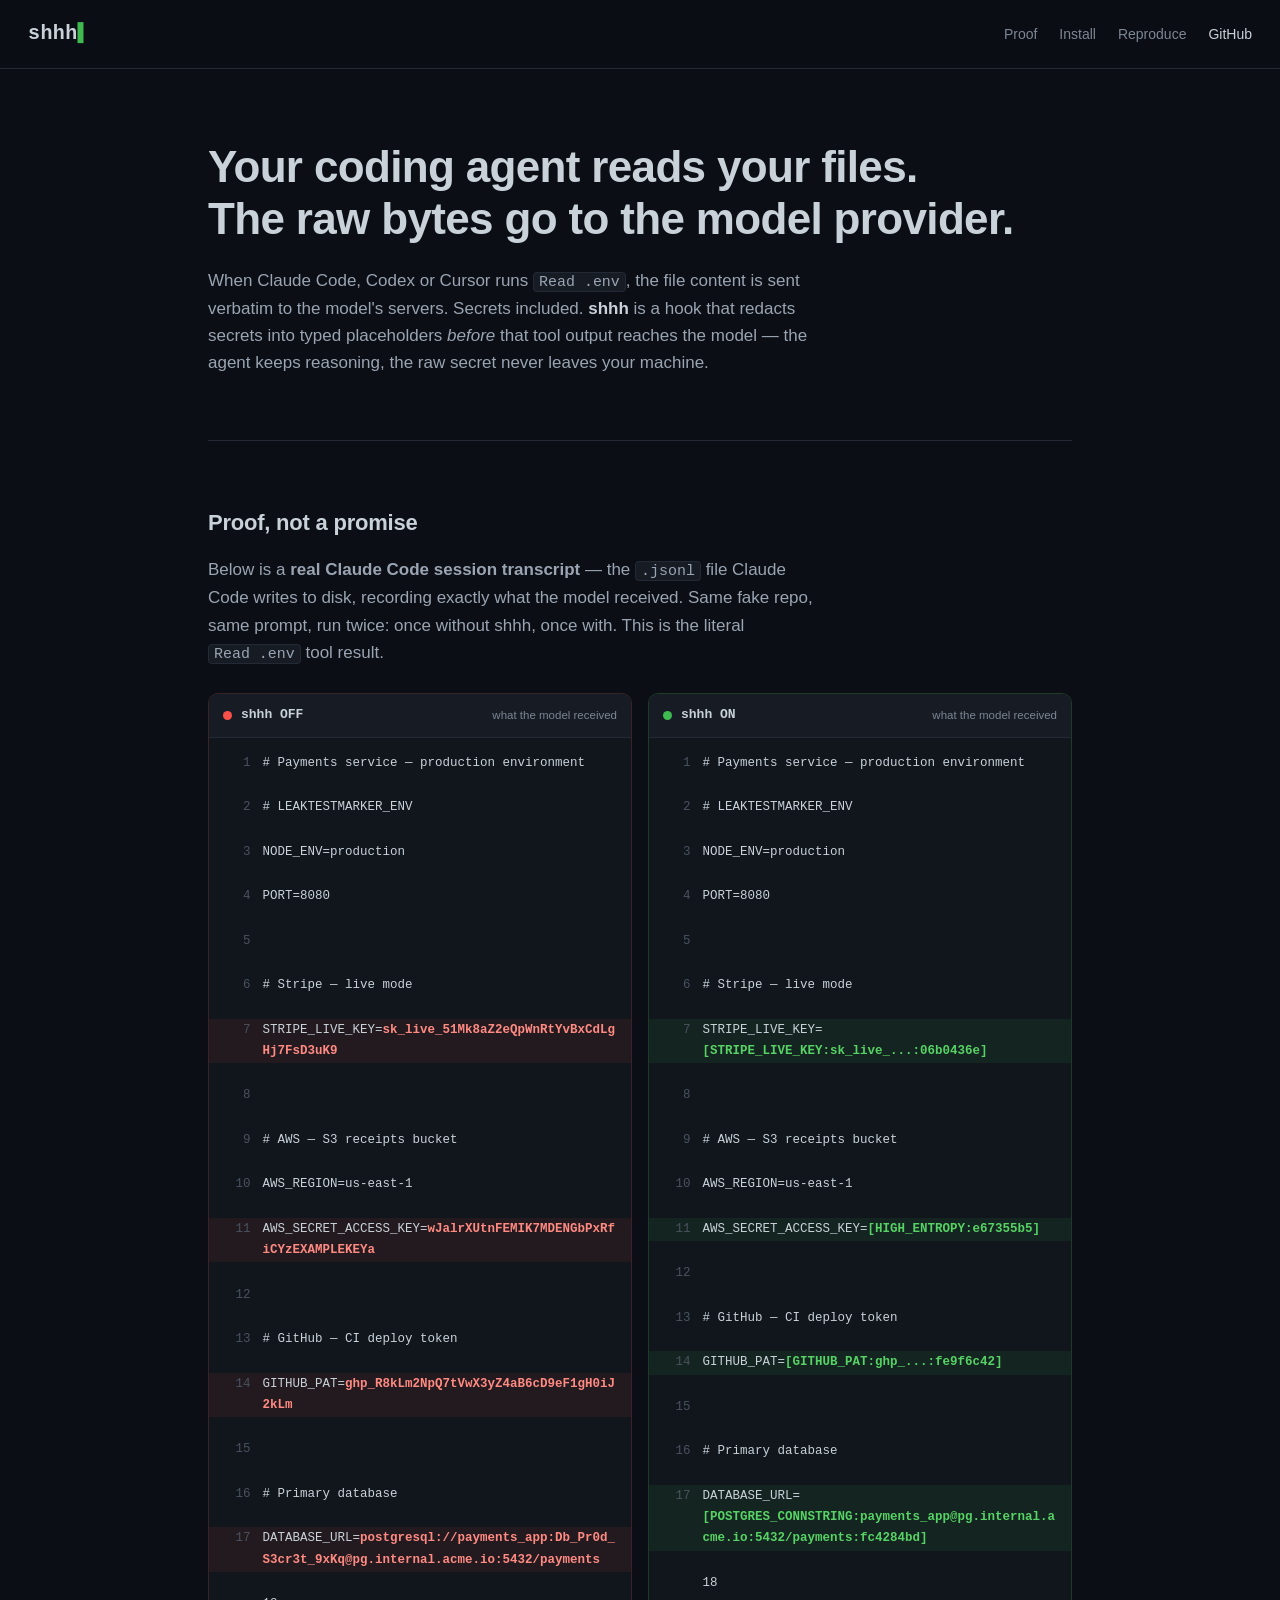
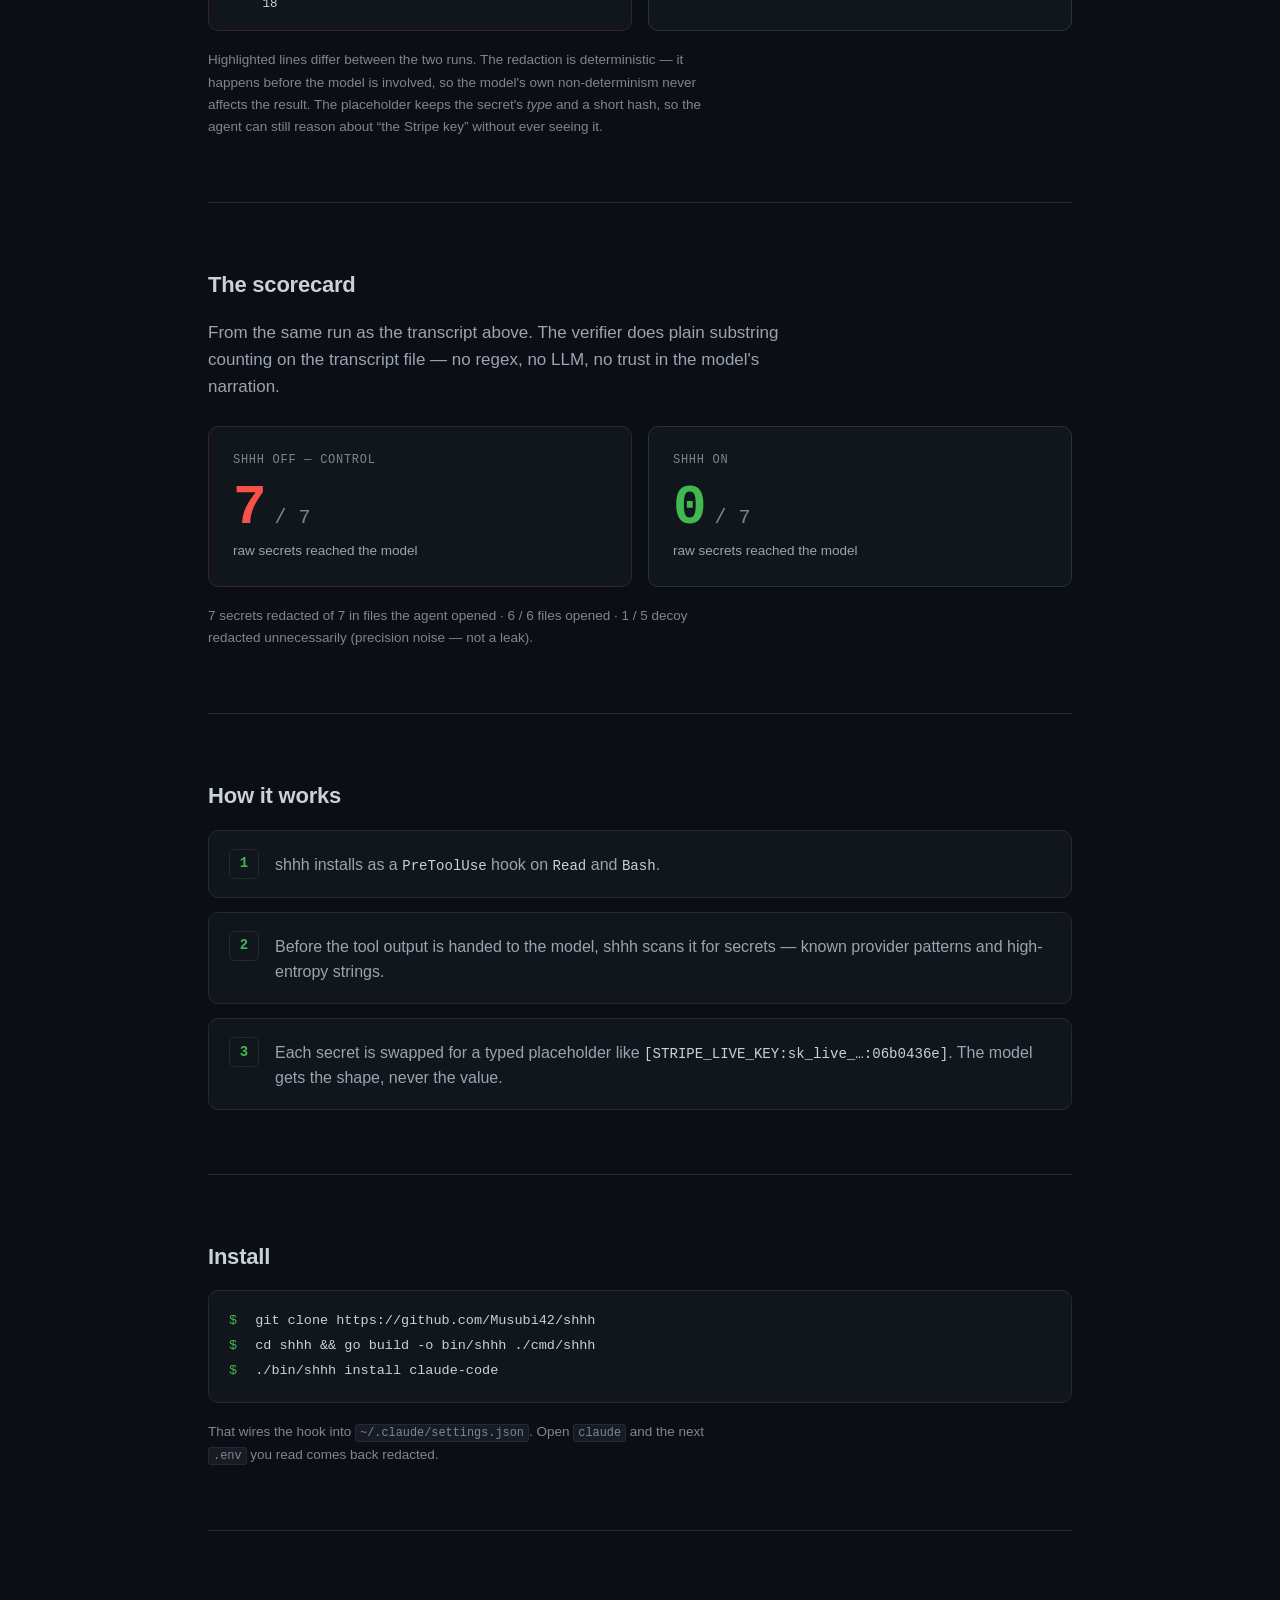
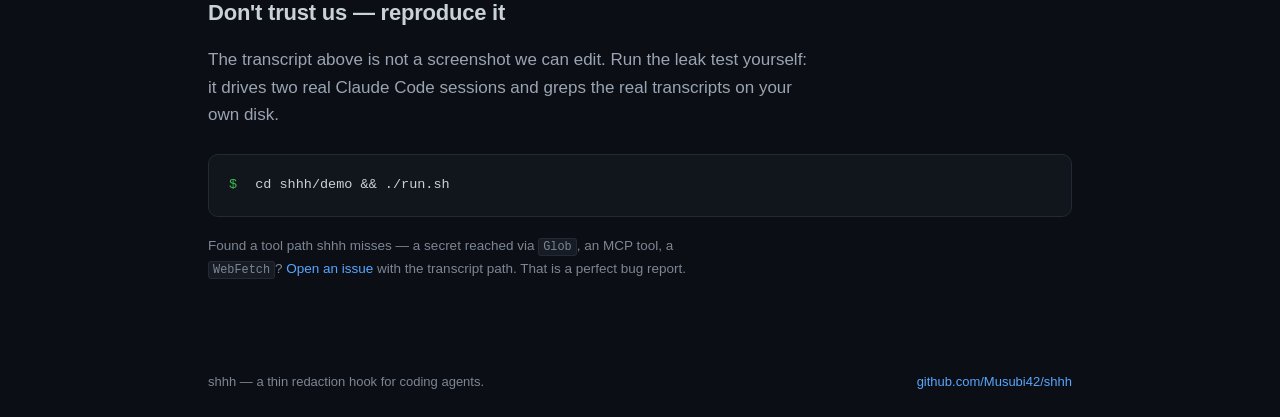
<file: web/index.html>
<!doctype html>
<html lang="en">
<head>
  <meta charset="utf-8">
  <meta name="viewport" content="width=device-width, initial-scale=1">
  <title>shhh — keep secrets out of your coding agent</title>
  <meta name="description" content="shhh redacts secrets from coding-agent tool output before they reach the model provider. See the proof: a real Claude Code session transcript, with and without shhh.">
  <meta property="og:title" content="shhh — keep secrets out of your coding agent">
  <meta property="og:description" content="Your coding agent sends your files to a model provider. shhh redacts the secrets first. See the real transcript.">
  <meta property="og:type" content="website">
  <link rel="stylesheet" href="style.css">
</head>
<body>
  <header class="site-head">
    <a class="wordmark" href="#top">shhh<span class="cursor">▌</span></a>
    <nav>
      <a href="#proof">Proof</a>
      <a href="#install">Install</a>
      <a href="#reproduce">Reproduce</a>
      <a class="gh" href="https://github.com/Musubi42/shhh">GitHub</a>
    </nav>
  </header>

  <main id="top">
    <section class="hero">
      <h1>Your coding agent reads your files.<br>The raw bytes go to the model provider.</h1>
      <p class="lede">
        When Claude Code, Codex or Cursor runs <code>Read&nbsp;.env</code>, the file
        content is sent verbatim to the model's servers. Secrets included.
        <strong>shhh</strong> is a hook that redacts secrets into typed placeholders
        <em>before</em> that tool output reaches the model — the agent keeps
        reasoning, the raw secret never leaves your machine.
      </p>
    </section>

    <section id="proof" class="proof">
      <h2>Proof, not a promise</h2>
      <p class="section-lede">
        Below is a <strong>real Claude Code session transcript</strong> — the
        <code>.jsonl</code> file Claude Code writes to disk, recording exactly what
        the model received. Same fake repo, same prompt, run twice: once without
        shhh, once with. This is the literal <code>Read&nbsp;.env</code> tool result.
      </p>

      <div class="diff" id="diff">
        <div class="panel panel-off">
          <div class="panel-head">
            <span class="dot dot-red"></span>
            <span class="panel-title">shhh OFF</span>
            <span class="panel-note">what the model received</span>
          </div>
          <pre class="code" id="off"><span class="loading">loading transcript…</span></pre>
        </div>
        <div class="panel panel-on">
          <div class="panel-head">
            <span class="dot dot-green"></span>
            <span class="panel-title">shhh ON</span>
            <span class="panel-note">what the model received</span>
          </div>
          <pre class="code" id="on"><span class="loading">loading transcript…</span></pre>
        </div>
      </div>

      <p class="caption">
        Highlighted lines differ between the two runs. The redaction is
        deterministic — it happens before the model is involved, so the model's
        own non-determinism never affects the result. The placeholder keeps the
        secret's <em>type</em> and a short hash, so the agent can still reason
        about “the Stripe key” without ever seeing it.
      </p>
    </section>

    <section class="scorecard">
      <h2>The scorecard</h2>
      <p class="section-lede">
        From the same run as the transcript above. The verifier does plain
        substring counting on the transcript file — no regex, no LLM, no trust in
        the model's narration.
      </p>
      <div class="cards">
        <div class="card card-off">
          <div class="card-label">shhh OFF — control</div>
          <div class="card-figure"><span class="big">7</span><span class="den">/ 7</span></div>
          <div class="card-sub">raw secrets reached the model</div>
        </div>
        <div class="card card-on">
          <div class="card-label">shhh ON</div>
          <div class="card-figure"><span class="big">0</span><span class="den">/ 7</span></div>
          <div class="card-sub">raw secrets reached the model</div>
        </div>
      </div>
      <p class="caption">
        7 secrets redacted of 7 in files the agent opened · 6 / 6 files opened ·
        1 / 5 decoy redacted unnecessarily (precision noise — not a leak).
      </p>
    </section>

    <section class="how">
      <h2>How it works</h2>
      <ol class="how-list">
        <li>
          <span class="how-n">1</span>
          <span class="how-t">shhh installs as a <code>PreToolUse</code> hook on
          <code>Read</code> and <code>Bash</code>.</span>
        </li>
        <li>
          <span class="how-n">2</span>
          <span class="how-t">Before the tool output is handed to the model, shhh
          scans it for secrets — known provider patterns and high-entropy
          strings.</span>
        </li>
        <li>
          <span class="how-n">3</span>
          <span class="how-t">Each secret is swapped for a typed placeholder like
          <code>[STRIPE_LIVE_KEY:sk_live_…:06b0436e]</code>. The model gets the
          shape, never the value.</span>
        </li>
      </ol>
    </section>

    <section id="install" class="install">
      <h2>Install</h2>
      <pre class="shell"><span class="prompt">$</span> git clone https://github.com/Musubi42/shhh
<span class="prompt">$</span> cd shhh &amp;&amp; go build -o bin/shhh ./cmd/shhh
<span class="prompt">$</span> ./bin/shhh install claude-code</pre>
      <p class="caption">
        That wires the hook into <code>~/.claude/settings.json</code>. Open
        <code>claude</code> and the next <code>.env</code> you read comes back
        redacted.
      </p>
    </section>

    <section id="reproduce" class="reproduce">
      <h2>Don't trust us — reproduce it</h2>
      <p class="section-lede">
        The transcript above is not a screenshot we can edit. Run the leak test
        yourself: it drives two real Claude Code sessions and greps the real
        transcripts on your own disk.
      </p>
      <pre class="shell"><span class="prompt">$</span> cd shhh/demo &amp;&amp; ./run.sh</pre>
      <p class="caption">
        Found a tool path shhh misses — a secret reached via <code>Glob</code>, an
        MCP tool, a <code>WebFetch</code>?
        <a href="https://github.com/Musubi42/shhh/issues">Open an issue</a> with the
        transcript path. That is a perfect bug report.
      </p>
    </section>
  </main>

  <footer class="site-foot">
    <span>shhh — a thin redaction hook for coding agents.</span>
    <a href="https://github.com/Musubi42/shhh">github.com/Musubi42/shhh</a>
  </footer>

  <script src="app.js"></script>
</body>
</html>
</file>
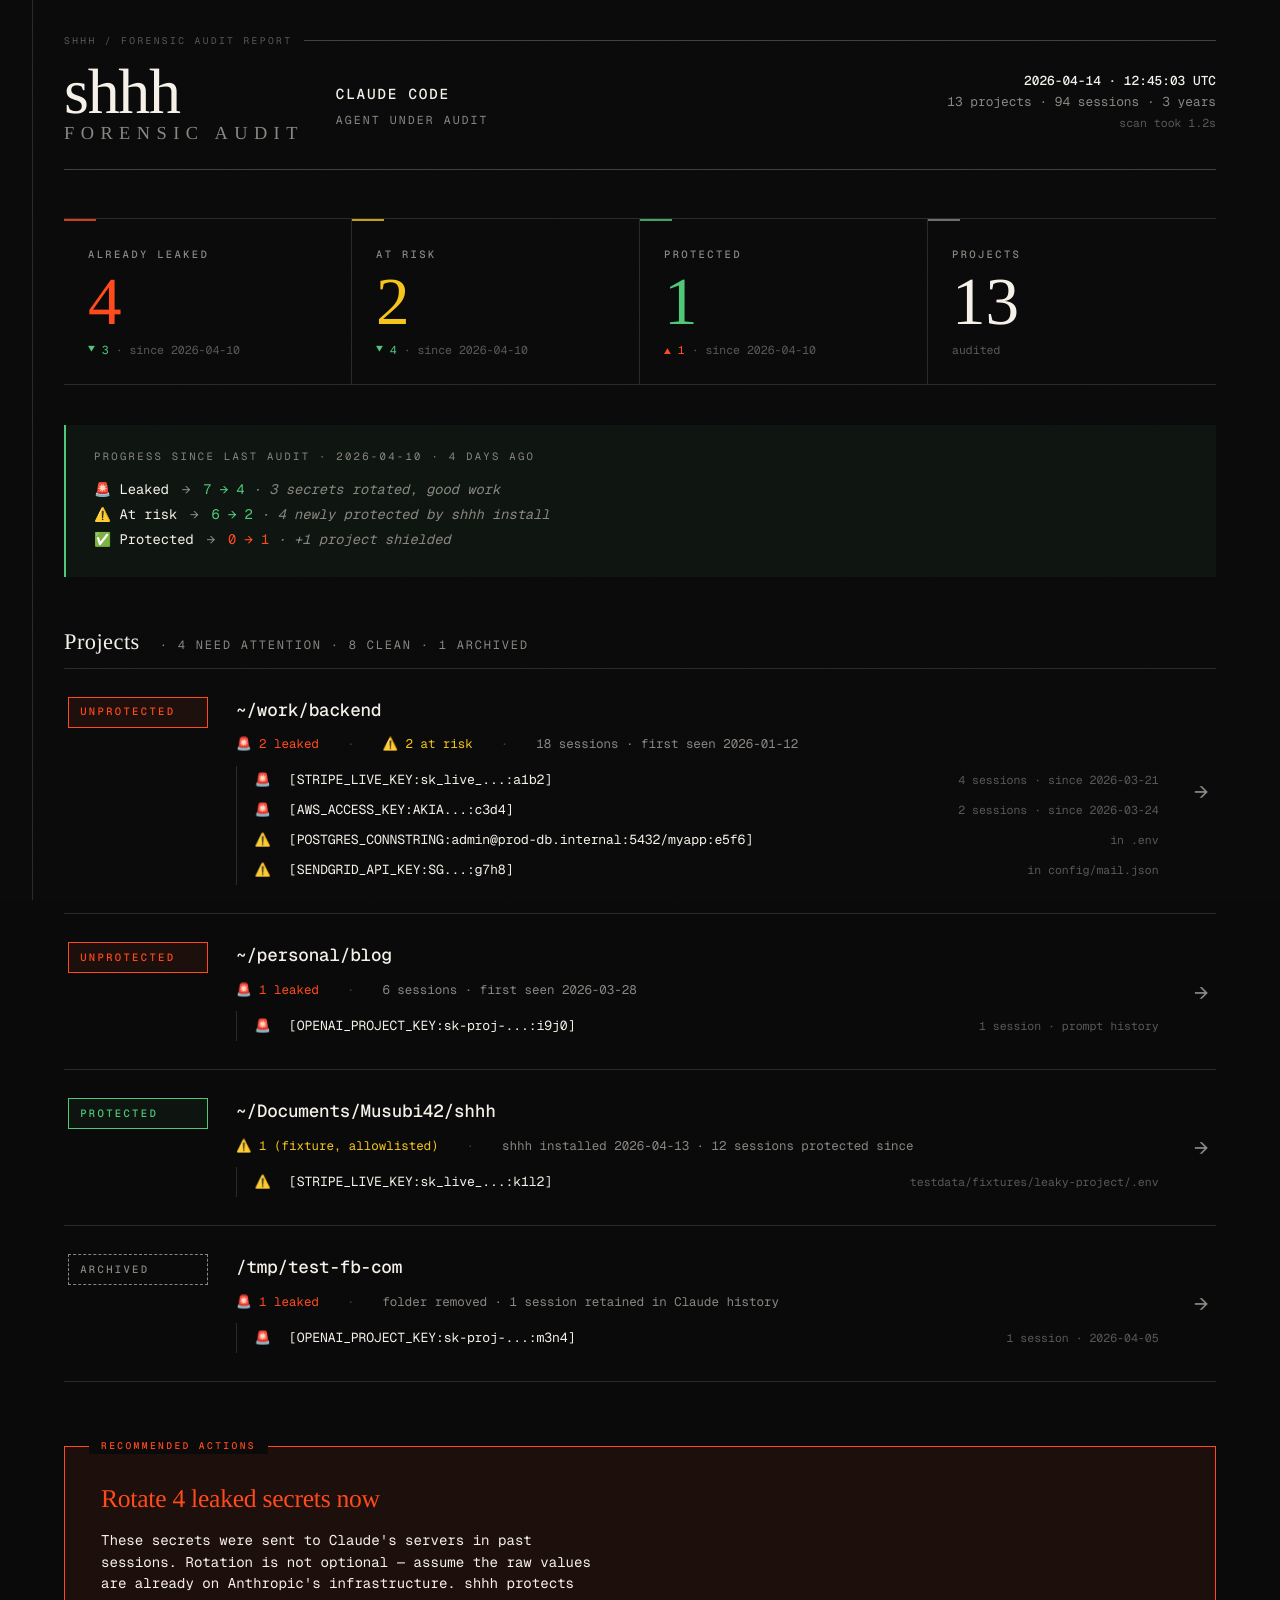
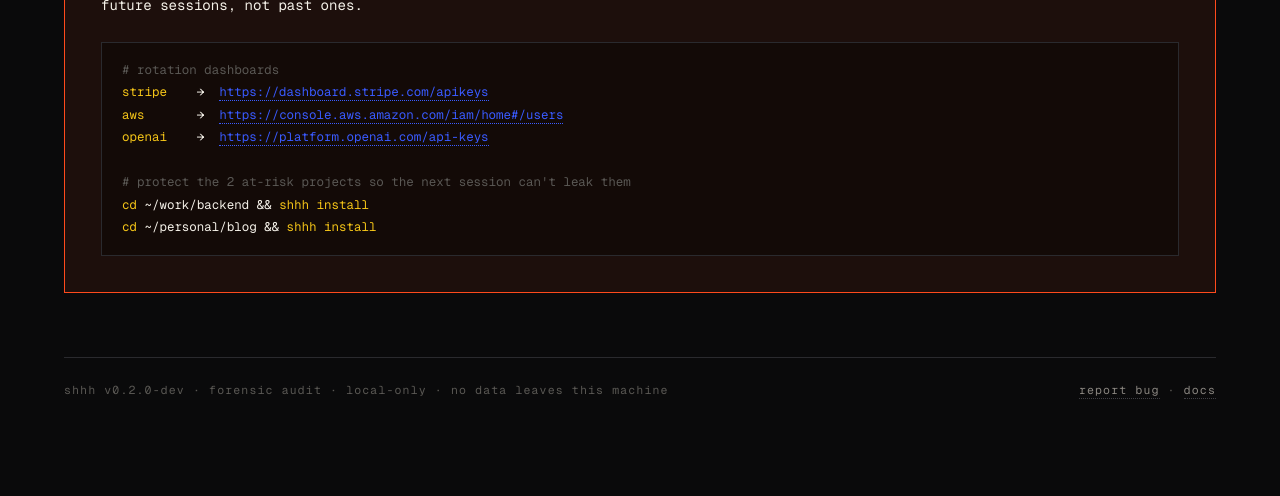
<file: docs/design/mockups/overview.html>
<!DOCTYPE html>
<html lang="en">
<head>
<meta charset="UTF-8">
<meta name="viewport" content="width=device-width, initial-scale=1">
<title>shhh audit — claude code — 2026-04-14</title>
<link rel="preconnect" href="https://fonts.googleapis.com">
<link rel="preconnect" href="https://fonts.gstatic.com" crossorigin>
<link href="https://fonts.googleapis.com/css2?family=Redaction:wght@400&family=Redaction+35&family=Redaction+50&family=Geist+Mono:wght@300;400;500;600&display=swap" rel="stylesheet">
<style>
  :root {
    --bg: #0a0a0b;
    --bg-raised: #141416;
    --fg: #f5f1e8;
    --fg-dim: #8a8680;
    --fg-dimmer: #5a5854;
    --rule: #2a2a2e;
    --rule-strong: #3f3f44;
    --leaked: #ff4a1c;
    --leaked-bg: rgba(255, 74, 28, 0.08);
    --leaked-bright: #ff6b42;
    --at-risk: #f5c518;
    --at-risk-bg: rgba(245, 197, 24, 0.06);
    --protected: #50c878;
    --protected-bg: rgba(80, 200, 120, 0.06);
    --archive: #8a8680;
    --accent: #3a5bff;
  }

  * { box-sizing: border-box; margin: 0; padding: 0; }
  html, body { background: var(--bg); }
  body {
    font-family: 'Geist Mono', ui-monospace, SFMono-Regular, monospace;
    font-weight: 400;
    font-size: 14px;
    line-height: 1.55;
    color: var(--fg);
    padding: 2.5rem clamp(1.5rem, 5vw, 4rem) 6rem;
    max-width: 1280px;
    margin: 0 auto;
    min-height: 100vh;
    text-rendering: geometricPrecision;
    -webkit-font-smoothing: antialiased;
  }

  /* Grain / film overlay for "declassified scan" atmosphere */
  body::before {
    content: '';
    position: fixed;
    inset: 0;
    pointer-events: none;
    background-image: url("data:image/svg+xml,%3Csvg viewBox='0 0 220 220' xmlns='http://www.w3.org/2000/svg'%3E%3Cfilter id='n'%3E%3CfeTurbulence type='fractalNoise' baseFrequency='0.9' numOctaves='3' stitchTiles='stitch'/%3E%3C/filter%3E%3Crect width='100%25' height='100%25' filter='url(%23n)'/%3E%3C/svg%3E");
    opacity: 0.035;
    mix-blend-mode: overlay;
    z-index: 100;
  }

  /* Vertical rule down the left margin — a spine for the document */
  body::after {
    content: '';
    position: fixed;
    top: 0;
    bottom: 0;
    left: clamp(0.75rem, 2.5vw, 2rem);
    width: 1px;
    background: var(--rule);
    z-index: 1;
  }

  /* ---------- Header ---------- */
  .header {
    border-top: 1px solid var(--rule-strong);
    border-bottom: 1px solid var(--rule-strong);
    padding: 1.5rem 0 1.75rem 0;
    margin-bottom: 3rem;
    display: grid;
    grid-template-columns: auto 1fr auto;
    gap: 2rem;
    align-items: end;
    position: relative;
  }
  .header::before {
    content: 'SHHH / FORENSIC AUDIT REPORT';
    position: absolute;
    top: -0.45rem;
    left: 0;
    background: var(--bg);
    padding: 0 0.75rem 0 0;
    font-size: 0.6rem;
    letter-spacing: 0.25em;
    color: var(--fg-dimmer);
  }
  .brand {
    font-family: 'Redaction', serif;
    font-size: 4rem;
    line-height: 0.85;
    letter-spacing: -0.02em;
    font-weight: 400;
  }
  .brand-tag {
    display: block;
    font-family: 'Redaction 35', 'Redaction', serif;
    font-size: 1.15rem;
    letter-spacing: 0.35em;
    color: var(--fg-dim);
    margin-top: 0.4rem;
    text-transform: uppercase;
  }
  .header-center {
    align-self: end;
    padding-bottom: 0.75rem;
    color: var(--fg-dim);
    font-size: 0.72rem;
    letter-spacing: 0.18em;
    text-transform: uppercase;
  }
  .header-center b {
    display: block;
    color: var(--fg);
    font-weight: 500;
    font-size: 0.9rem;
    letter-spacing: 0.12em;
    margin-bottom: 0.3rem;
  }
  .header-meta {
    text-align: right;
    font-size: 0.8rem;
    color: var(--fg-dim);
    line-height: 1.65;
    align-self: end;
    padding-bottom: 0.5rem;
  }
  .header-meta .ts {
    color: var(--fg);
    font-variant-numeric: tabular-nums;
    font-weight: 500;
  }
  .header-meta .duration {
    font-size: 0.72rem;
    color: var(--fg-dimmer);
  }

  /* ---------- Counter row ---------- */
  .counters {
    display: grid;
    grid-template-columns: repeat(4, 1fr);
    gap: 0;
    margin-bottom: 2.5rem;
    border-top: 1px solid var(--rule);
    border-bottom: 1px solid var(--rule);
  }
  .counter {
    padding: 1.75rem 1.5rem 1.5rem 1.5rem;
    border-right: 1px solid var(--rule);
    position: relative;
    overflow: hidden;
  }
  .counter:last-child { border-right: none; }
  .counter::before {
    content: '';
    position: absolute;
    top: 0;
    left: 0;
    width: 32px;
    height: 2px;
    background: currentColor;
    opacity: 0.8;
  }
  .counter.leaked::before { color: var(--leaked); }
  .counter.at-risk::before { color: var(--at-risk); }
  .counter.protected::before { color: var(--protected); }
  .counter.neutral::before { color: var(--fg-dim); }
  .counter-label {
    font-family: 'Geist Mono', monospace;
    font-size: 0.66rem;
    font-weight: 500;
    text-transform: uppercase;
    letter-spacing: 0.22em;
    color: var(--fg-dim);
    margin-bottom: 0.6rem;
  }
  .counter-value {
    font-family: 'Redaction', serif;
    font-size: 4.2rem;
    line-height: 0.85;
    font-weight: 400;
    font-variant-numeric: tabular-nums;
    color: var(--fg);
  }
  .counter.leaked .counter-value { color: var(--leaked); }
  .counter.at-risk .counter-value { color: var(--at-risk); }
  .counter.protected .counter-value { color: var(--protected); }
  .counter-delta {
    margin-top: 0.75rem;
    font-size: 0.72rem;
    color: var(--fg-dimmer);
    font-variant-numeric: tabular-nums;
  }
  .counter-delta .sign-down { color: var(--protected); }
  .counter-delta .sign-up { color: var(--leaked); }
  .counter-delta .sign-flat { color: var(--fg-dim); }

  /* ---------- Delta panel ---------- */
  .delta {
    padding: 1.5rem 1.75rem;
    border-left: 2px solid var(--protected);
    background: var(--protected-bg);
    margin-bottom: 3rem;
  }
  .delta-title {
    font-family: 'Geist Mono', monospace;
    font-size: 0.66rem;
    text-transform: uppercase;
    letter-spacing: 0.22em;
    color: var(--fg-dim);
    margin-bottom: 0.8rem;
  }
  .delta-lines {
    font-size: 0.86rem;
    line-height: 1.8;
    color: var(--fg);
  }
  .delta-lines .arrow {
    color: var(--fg-dim);
    padding: 0 0.3rem;
  }
  .delta-lines .down { color: var(--protected); }
  .delta-lines .up { color: var(--leaked); }
  .delta-lines .flat { color: var(--fg-dim); }
  .delta-lines .comment { color: var(--fg-dim); font-style: italic; }

  /* ---------- Section title ---------- */
  .section-title {
    font-family: 'Redaction', serif;
    font-size: 1.4rem;
    font-weight: 400;
    letter-spacing: 0.02em;
    color: var(--fg);
    margin: 3rem 0 0.5rem 0;
    display: flex;
    align-items: baseline;
    gap: 1.25rem;
  }
  .section-title .count {
    font-family: 'Geist Mono', monospace;
    font-size: 0.75rem;
    color: var(--fg-dim);
    font-weight: 400;
    letter-spacing: 0.15em;
    text-transform: uppercase;
  }
  .section-rule {
    height: 1px;
    background: var(--rule);
    margin-bottom: 0;
  }

  /* ---------- Project row ---------- */
  .project {
    padding: 1.75rem 0 1.75rem 0.25rem;
    border-bottom: 1px solid var(--rule);
    display: grid;
    grid-template-columns: 140px 1fr auto;
    gap: 1.75rem;
    align-items: start;
    position: relative;
    text-decoration: none;
    color: inherit;
    transition: background 0.15s ease, padding-left 0.15s ease;
    cursor: pointer;
  }
  .project:hover {
    background: var(--bg-raised);
    padding-left: 1rem;
  }
  .project:hover::before {
    content: '';
    position: absolute;
    left: 0;
    top: 1.25rem;
    bottom: 1.25rem;
    width: 2px;
    background: var(--fg);
  }

  /* Status badges */
  .badge {
    font-family: 'Geist Mono', monospace;
    font-size: 0.66rem;
    font-weight: 500;
    letter-spacing: 0.22em;
    text-transform: uppercase;
    padding: 0.4rem 0.7rem;
    border: 1px solid currentColor;
    display: inline-block;
    white-space: nowrap;
  }
  .badge.unprotected {
    color: var(--leaked);
    background: var(--leaked-bg);
  }
  .badge.protected {
    color: var(--protected);
    background: var(--protected-bg);
  }
  .badge.archived {
    color: var(--archive);
    border-style: dashed;
  }
  .badge.clean {
    color: var(--fg-dim);
    border-color: var(--rule-strong);
  }

  .project-body {
    min-width: 0;
  }
  .project-path {
    font-family: 'Geist Mono', monospace;
    font-size: 1.1rem;
    font-weight: 500;
    color: var(--fg);
    margin-bottom: 0.65rem;
    letter-spacing: -0.01em;
    word-break: break-word;
  }
  .project-summary {
    display: flex;
    flex-wrap: wrap;
    gap: 0 1.75rem;
    font-size: 0.78rem;
    color: var(--fg-dim);
    margin-bottom: 0.75rem;
  }
  .project-summary .count {
    font-variant-numeric: tabular-nums;
  }
  .project-summary .count.leaked { color: var(--leaked); }
  .project-summary .count.at-risk { color: var(--at-risk); }
  .project-summary .count.protected { color: var(--protected); }
  .project-summary .sep {
    color: var(--rule-strong);
  }

  .project-secrets {
    margin-top: 0.75rem;
    padding-left: 1.1rem;
    border-left: 1px solid var(--rule);
    font-size: 0.82rem;
    color: var(--fg-dim);
  }
  .project-secret {
    display: grid;
    grid-template-columns: 1.4rem 1fr auto;
    gap: 0.75rem;
    padding: 0.3rem 0;
    align-items: baseline;
  }
  .project-secret .sev.leaked { color: var(--leaked); }
  .project-secret .sev.at-risk { color: var(--at-risk); }
  .project-secret code {
    font-family: 'Geist Mono', monospace;
    font-size: 0.82rem;
    color: var(--fg);
    letter-spacing: -0.01em;
  }
  .project-secret .meta {
    font-size: 0.72rem;
    color: var(--fg-dimmer);
    white-space: nowrap;
    font-variant-numeric: tabular-nums;
  }

  .project-expand {
    font-family: 'Geist Mono', monospace;
    font-size: 1.4rem;
    color: var(--fg-dim);
    align-self: center;
    transition: transform 0.18s ease, color 0.18s ease;
    padding: 0 0.5rem;
    line-height: 1;
  }
  .project:hover .project-expand {
    color: var(--fg);
    transform: translateX(6px);
  }

  /* ---------- Footer action ---------- */
  .footer-action {
    margin-top: 4rem;
    padding: 2rem 2.25rem 2.25rem 2.25rem;
    border: 1px solid var(--leaked);
    background: var(--leaked-bg);
    position: relative;
  }
  .footer-action::before {
    content: 'RECOMMENDED ACTIONS';
    position: absolute;
    top: -0.5rem;
    left: 1.5rem;
    background: var(--bg);
    padding: 0 0.75rem;
    font-size: 0.6rem;
    letter-spacing: 0.25em;
    color: var(--leaked);
    font-weight: 500;
  }
  .footer-action-title {
    font-family: 'Redaction', serif;
    font-size: 1.6rem;
    color: var(--leaked);
    margin-bottom: 0.75rem;
    letter-spacing: -0.01em;
  }
  .footer-action-body {
    font-size: 0.88rem;
    color: var(--fg);
    margin-bottom: 1.5rem;
    max-width: 60ch;
  }
  .footer-action pre {
    font-family: 'Geist Mono', monospace;
    font-size: 0.78rem;
    line-height: 1.8;
    color: var(--fg);
    background: rgba(0, 0, 0, 0.35);
    padding: 1rem 1.25rem;
    border: 1px solid var(--rule);
    white-space: pre-wrap;
    word-break: break-word;
  }
  .footer-action pre .comment { color: var(--fg-dimmer); }
  .footer-action pre .cmd { color: var(--at-risk); }
  .footer-action pre a {
    color: var(--accent);
    text-decoration: none;
    border-bottom: 1px dotted currentColor;
  }

  /* ---------- Report footer ---------- */
  .doc-footer {
    margin-top: 4rem;
    padding-top: 1.5rem;
    border-top: 1px solid var(--rule);
    display: flex;
    justify-content: space-between;
    align-items: baseline;
    font-size: 0.72rem;
    color: var(--fg-dimmer);
    letter-spacing: 0.1em;
  }
  .doc-footer a {
    color: var(--fg-dim);
    text-decoration: none;
    border-bottom: 1px dotted var(--rule-strong);
  }
  .doc-footer a:hover {
    color: var(--fg);
    border-color: var(--fg-dim);
  }

  /* ---------- Page-load reveal ---------- */
  @keyframes reveal {
    from { opacity: 0; transform: translateY(10px); }
    to { opacity: 1; transform: translateY(0); }
  }
  .header            { animation: reveal 0.7s cubic-bezier(0.2, 0.7, 0.2, 1) 0s   both; }
  .counters          { animation: reveal 0.7s cubic-bezier(0.2, 0.7, 0.2, 1) 0.1s both; }
  .delta             { animation: reveal 0.7s cubic-bezier(0.2, 0.7, 0.2, 1) 0.2s both; }
  .section-title     { animation: reveal 0.7s cubic-bezier(0.2, 0.7, 0.2, 1) 0.3s both; }
  .project:nth-of-type(1) { animation: reveal 0.7s cubic-bezier(0.2, 0.7, 0.2, 1) 0.38s both; }
  .project:nth-of-type(2) { animation: reveal 0.7s cubic-bezier(0.2, 0.7, 0.2, 1) 0.44s both; }
  .project:nth-of-type(3) { animation: reveal 0.7s cubic-bezier(0.2, 0.7, 0.2, 1) 0.50s both; }
  .project:nth-of-type(4) { animation: reveal 0.7s cubic-bezier(0.2, 0.7, 0.2, 1) 0.56s both; }
  .footer-action     { animation: reveal 0.7s cubic-bezier(0.2, 0.7, 0.2, 1) 0.7s both; }
  .doc-footer        { animation: reveal 0.7s cubic-bezier(0.2, 0.7, 0.2, 1) 0.85s both; }

  /* Subtle pulse on unprotected badge — signals urgency without noise */
  @keyframes pulse-leaked {
    0%, 100% { border-color: var(--leaked); box-shadow: 0 0 0 0 rgba(255, 74, 28, 0); }
    50%      { border-color: var(--leaked-bright); box-shadow: 0 0 0 3px rgba(255, 74, 28, 0.06); }
  }
  .badge.unprotected { animation: pulse-leaked 3s ease-in-out infinite; }

  @media (max-width: 900px) {
    .header { grid-template-columns: 1fr; gap: 1.25rem; }
    .header-meta, .header-center { text-align: left; }
    .counters { grid-template-columns: repeat(2, 1fr); }
    .counter { border-bottom: 1px solid var(--rule); }
    .counter:nth-child(2), .counter:nth-child(4) { border-right: none; }
    .project { grid-template-columns: 1fr; }
    .project-expand { display: none; }
  }
</style>
</head>
<body>

  <header class="header">
    <h1 class="brand">
      shhh
      <span class="brand-tag">forensic audit</span>
    </h1>
    <div class="header-center">
      <b>CLAUDE CODE</b>
      agent under audit
    </div>
    <div class="header-meta">
      <span class="ts">2026-04-14 · 12:45:03 UTC</span><br>
      13 projects · 94 sessions · 3 years<br>
      <span class="duration">scan took 1.2s</span>
    </div>
  </header>

  <section class="counters">
    <div class="counter leaked">
      <div class="counter-label">Already leaked</div>
      <div class="counter-value">4</div>
      <div class="counter-delta"><span class="sign-down">▼ 3</span> · since 2026-04-10</div>
    </div>
    <div class="counter at-risk">
      <div class="counter-label">At risk</div>
      <div class="counter-value">2</div>
      <div class="counter-delta"><span class="sign-down">▼ 4</span> · since 2026-04-10</div>
    </div>
    <div class="counter protected">
      <div class="counter-label">Protected</div>
      <div class="counter-value">1</div>
      <div class="counter-delta"><span class="sign-up">▲ 1</span> · since 2026-04-10</div>
    </div>
    <div class="counter neutral">
      <div class="counter-label">Projects</div>
      <div class="counter-value">13</div>
      <div class="counter-delta">audited</div>
    </div>
  </section>

  <div class="delta">
    <div class="delta-title">Progress since last audit · 2026-04-10 · 4 days ago</div>
    <div class="delta-lines">
      🚨 Leaked <span class="arrow">→</span> <span class="down">7 → 4</span> <span class="comment">· 3 secrets rotated, good work</span><br>
      ⚠️ At risk <span class="arrow">→</span> <span class="down">6 → 2</span> <span class="comment">· 4 newly protected by shhh install</span><br>
      ✅ Protected <span class="arrow">→</span> <span class="up">0 → 1</span> <span class="comment">· +1 project shielded</span>
    </div>
  </div>

  <h2 class="section-title">
    Projects
    <span class="count">· 4 need attention · 8 clean · 1 archived</span>
  </h2>
  <div class="section-rule"></div>

  <a class="project" href="project-detail.html">
    <span class="badge unprotected">Unprotected</span>
    <div class="project-body">
      <div class="project-path">~/work/backend</div>
      <div class="project-summary">
        <span class="count leaked">🚨 2 leaked</span>
        <span class="sep">·</span>
        <span class="count at-risk">⚠️ 2 at risk</span>
        <span class="sep">·</span>
        <span>18 sessions · first seen 2026-01-12</span>
      </div>
      <div class="project-secrets">
        <div class="project-secret">
          <span class="sev leaked">🚨</span>
          <code>[STRIPE_LIVE_KEY:sk_live_...:a1b2]</code>
          <span class="meta">4 sessions · since 2026-03-21</span>
        </div>
        <div class="project-secret">
          <span class="sev leaked">🚨</span>
          <code>[AWS_ACCESS_KEY:AKIA...:c3d4]</code>
          <span class="meta">2 sessions · since 2026-03-24</span>
        </div>
        <div class="project-secret">
          <span class="sev at-risk">⚠️</span>
          <code>[POSTGRES_CONNSTRING:admin@prod-db.internal:5432/myapp:e5f6]</code>
          <span class="meta">in .env</span>
        </div>
        <div class="project-secret">
          <span class="sev at-risk">⚠️</span>
          <code>[SENDGRID_API_KEY:SG...:g7h8]</code>
          <span class="meta">in config/mail.json</span>
        </div>
      </div>
    </div>
    <span class="project-expand">→</span>
  </a>

  <a class="project" href="project-detail.html">
    <span class="badge unprotected">Unprotected</span>
    <div class="project-body">
      <div class="project-path">~/personal/blog</div>
      <div class="project-summary">
        <span class="count leaked">🚨 1 leaked</span>
        <span class="sep">·</span>
        <span>6 sessions · first seen 2026-03-28</span>
      </div>
      <div class="project-secrets">
        <div class="project-secret">
          <span class="sev leaked">🚨</span>
          <code>[OPENAI_PROJECT_KEY:sk-proj-...:i9j0]</code>
          <span class="meta">1 session · prompt history</span>
        </div>
      </div>
    </div>
    <span class="project-expand">→</span>
  </a>

  <a class="project" href="project-detail.html">
    <span class="badge protected">Protected</span>
    <div class="project-body">
      <div class="project-path">~/Documents/Musubi42/shhh</div>
      <div class="project-summary">
        <span class="count at-risk">⚠️ 1 (fixture, allowlisted)</span>
        <span class="sep">·</span>
        <span>shhh installed 2026-04-13 · 12 sessions protected since</span>
      </div>
      <div class="project-secrets">
        <div class="project-secret">
          <span class="sev at-risk">⚠️</span>
          <code>[STRIPE_LIVE_KEY:sk_live_...:k1l2]</code>
          <span class="meta">testdata/fixtures/leaky-project/.env</span>
        </div>
      </div>
    </div>
    <span class="project-expand">→</span>
  </a>

  <a class="project" href="project-detail.html">
    <span class="badge archived">Archived</span>
    <div class="project-body">
      <div class="project-path">/tmp/test-fb-com</div>
      <div class="project-summary">
        <span class="count leaked">🚨 1 leaked</span>
        <span class="sep">·</span>
        <span>folder removed · 1 session retained in Claude history</span>
      </div>
      <div class="project-secrets">
        <div class="project-secret">
          <span class="sev leaked">🚨</span>
          <code>[OPENAI_PROJECT_KEY:sk-proj-...:m3n4]</code>
          <span class="meta">1 session · 2026-04-05</span>
        </div>
      </div>
    </div>
    <span class="project-expand">→</span>
  </a>

  <section class="footer-action">
    <div class="footer-action-title">Rotate 4 leaked secrets now</div>
    <p class="footer-action-body">
      These secrets were sent to Claude's servers in past sessions. Rotation
      is not optional — assume the raw values are already on Anthropic's
      infrastructure. shhh protects future sessions, not past ones.
    </p>
    <pre><span class="comment"># rotation dashboards</span>
<span class="cmd">stripe</span>    →  <a href="#">https://dashboard.stripe.com/apikeys</a>
<span class="cmd">aws</span>       →  <a href="#">https://console.aws.amazon.com/iam/home#/users</a>
<span class="cmd">openai</span>    →  <a href="#">https://platform.openai.com/api-keys</a>

<span class="comment"># protect the 2 at-risk projects so the next session can't leak them</span>
<span class="cmd">cd</span> ~/work/backend &amp;&amp; <span class="cmd">shhh install</span>
<span class="cmd">cd</span> ~/personal/blog &amp;&amp; <span class="cmd">shhh install</span></pre>
  </section>

  <footer class="doc-footer">
    <span>shhh v0.2.0-dev · forensic audit · local-only · no data leaves this machine</span>
    <span><a href="#">report bug</a> · <a href="#">docs</a></span>
  </footer>

</body>
</html>
</file>
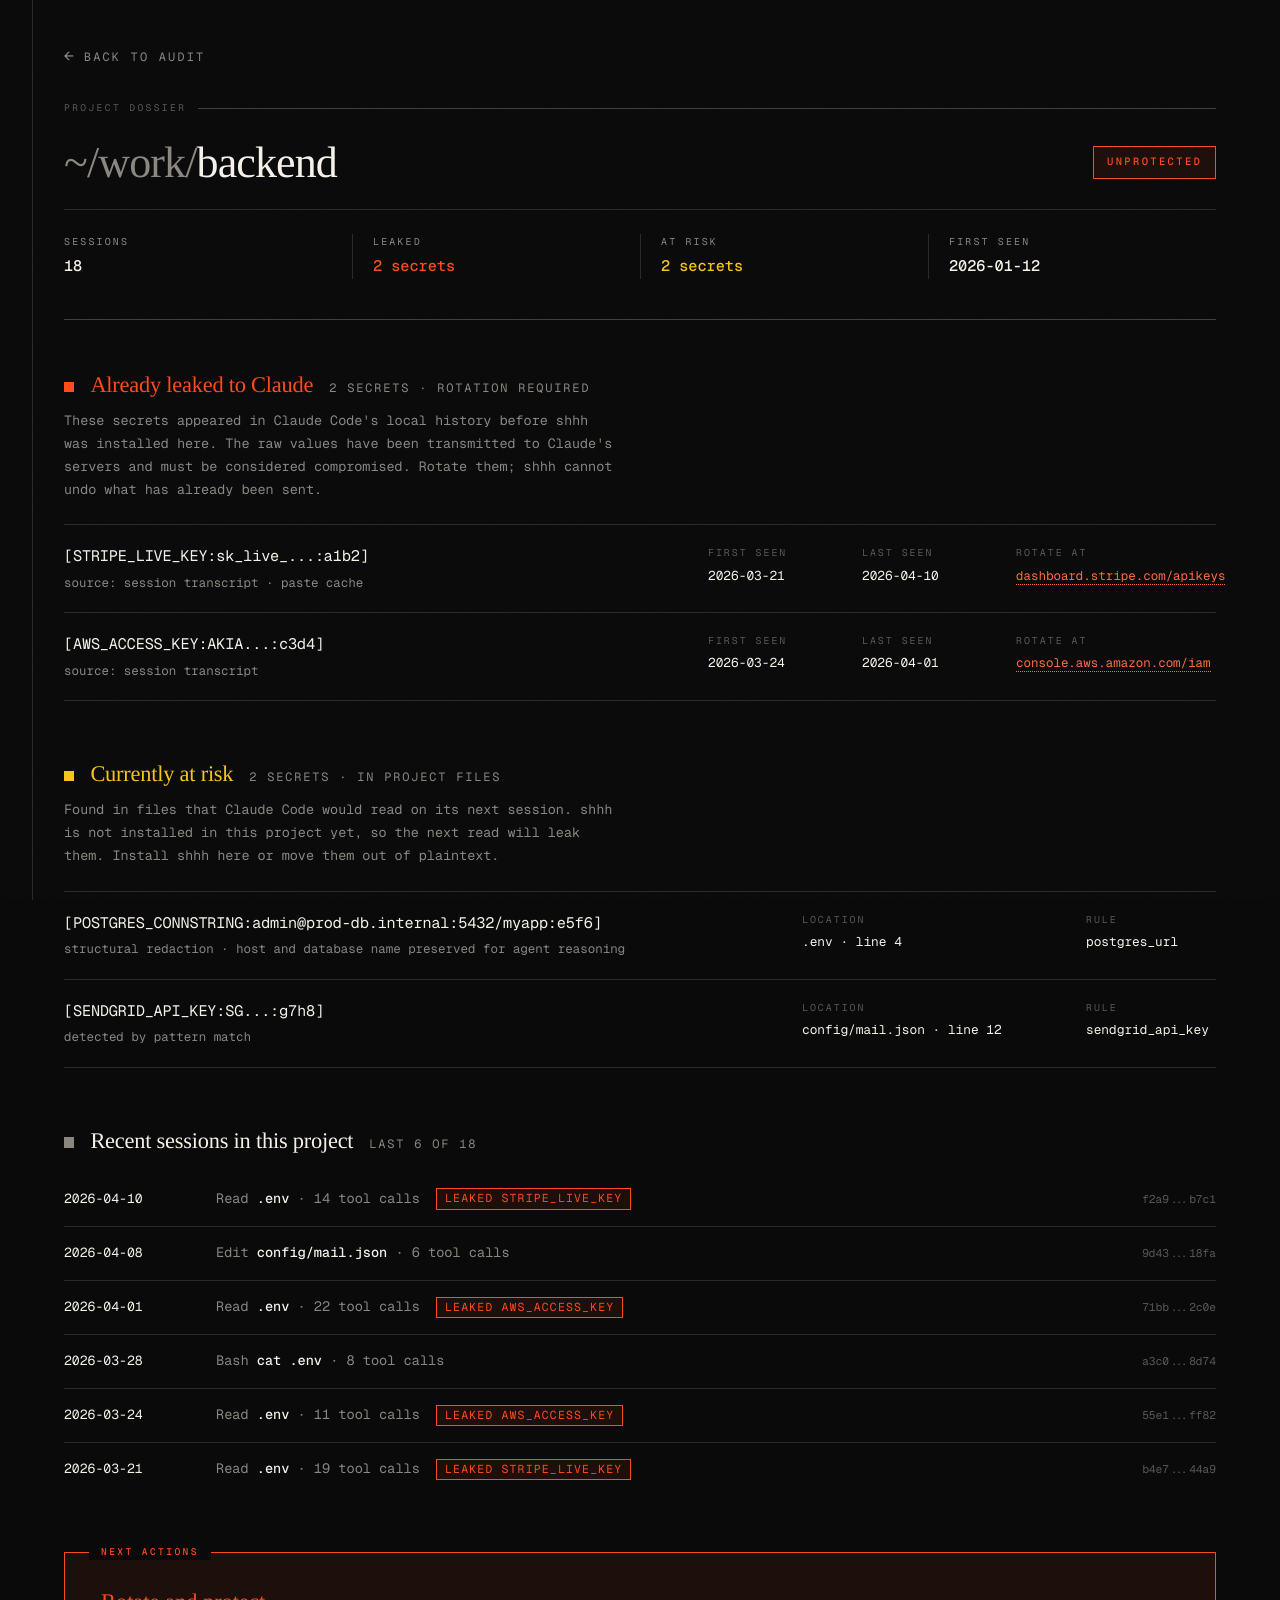
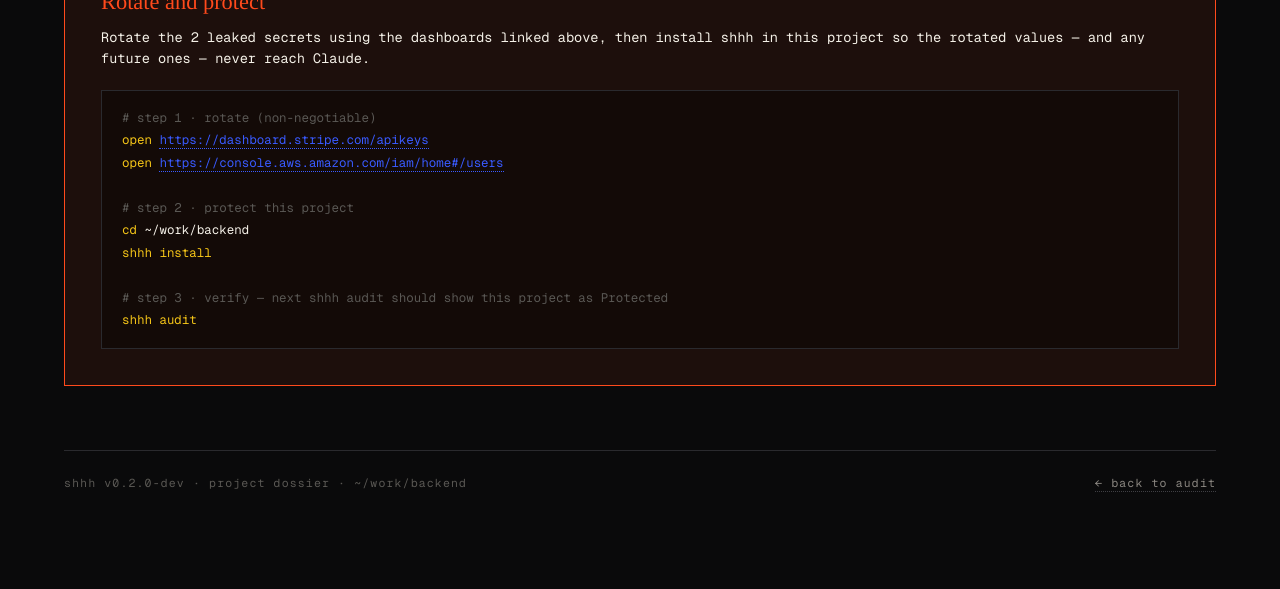
<file: docs/design/mockups/project-detail.html>
<!DOCTYPE html>
<html lang="en">
<head>
<meta charset="UTF-8">
<meta name="viewport" content="width=device-width, initial-scale=1">
<title>~/work/backend — shhh audit — claude code</title>
<link rel="preconnect" href="https://fonts.googleapis.com">
<link rel="preconnect" href="https://fonts.gstatic.com" crossorigin>
<link href="https://fonts.googleapis.com/css2?family=Redaction:wght@400&family=Redaction+35&family=Redaction+50&family=Geist+Mono:wght@300;400;500;600&display=swap" rel="stylesheet">
<style>
  :root {
    --bg: #0a0a0b;
    --bg-raised: #141416;
    --fg: #f5f1e8;
    --fg-dim: #8a8680;
    --fg-dimmer: #5a5854;
    --rule: #2a2a2e;
    --rule-strong: #3f3f44;
    --leaked: #ff4a1c;
    --leaked-bg: rgba(255, 74, 28, 0.08);
    --leaked-bright: #ff6b42;
    --at-risk: #f5c518;
    --at-risk-bg: rgba(245, 197, 24, 0.06);
    --protected: #50c878;
    --protected-bg: rgba(80, 200, 120, 0.06);
    --archive: #8a8680;
    --accent: #3a5bff;
  }

  * { box-sizing: border-box; margin: 0; padding: 0; }
  html, body { background: var(--bg); }
  body {
    font-family: 'Geist Mono', ui-monospace, SFMono-Regular, monospace;
    font-weight: 400;
    font-size: 14px;
    line-height: 1.55;
    color: var(--fg);
    padding: 2.5rem clamp(1.5rem, 5vw, 4rem) 6rem;
    max-width: 1280px;
    margin: 0 auto;
    min-height: 100vh;
    text-rendering: geometricPrecision;
    -webkit-font-smoothing: antialiased;
  }
  body::before {
    content: '';
    position: fixed;
    inset: 0;
    pointer-events: none;
    background-image: url("data:image/svg+xml,%3Csvg viewBox='0 0 220 220' xmlns='http://www.w3.org/2000/svg'%3E%3Cfilter id='n'%3E%3CfeTurbulence type='fractalNoise' baseFrequency='0.9' numOctaves='3' stitchTiles='stitch'/%3E%3C/filter%3E%3Crect width='100%25' height='100%25' filter='url(%23n)'/%3E%3C/svg%3E");
    opacity: 0.035;
    mix-blend-mode: overlay;
    z-index: 100;
  }
  body::after {
    content: '';
    position: fixed;
    top: 0;
    bottom: 0;
    left: clamp(0.75rem, 2.5vw, 2rem);
    width: 1px;
    background: var(--rule);
    z-index: 1;
  }

  /* ---------- Back nav ---------- */
  .back {
    display: inline-flex;
    align-items: baseline;
    gap: 0.5rem;
    font-family: 'Geist Mono', monospace;
    font-size: 0.75rem;
    letter-spacing: 0.18em;
    text-transform: uppercase;
    color: var(--fg-dim);
    text-decoration: none;
    padding: 0.5rem 0;
    margin-bottom: 2rem;
    border-bottom: 1px solid transparent;
    transition: color 0.15s, border-color 0.15s;
  }
  .back:hover { color: var(--fg); border-color: var(--fg-dim); }
  .back::before { content: '←'; font-size: 1rem; line-height: 1; }

  /* ---------- Project header ---------- */
  .proj-header {
    padding: 2rem 0 2.5rem 0;
    border-top: 1px solid var(--rule-strong);
    border-bottom: 1px solid var(--rule-strong);
    margin-bottom: 3rem;
    position: relative;
  }
  .proj-header::before {
    content: 'PROJECT DOSSIER';
    position: absolute;
    top: -0.45rem;
    left: 0;
    background: var(--bg);
    padding-right: 0.75rem;
    font-size: 0.6rem;
    letter-spacing: 0.25em;
    color: var(--fg-dimmer);
  }
  .proj-title-row {
    display: flex;
    align-items: center;
    gap: 1.25rem;
    flex-wrap: wrap;
    margin-bottom: 1.5rem;
  }
  .proj-title {
    font-family: 'Redaction', serif;
    font-size: 2.75rem;
    line-height: 1;
    font-weight: 400;
    letter-spacing: -0.02em;
    word-break: break-word;
    flex: 1;
    min-width: 0;
  }
  .proj-title .dir {
    color: var(--fg-dim);
  }
  .proj-title .base {
    color: var(--fg);
  }
  .badge {
    font-family: 'Geist Mono', monospace;
    font-size: 0.66rem;
    font-weight: 500;
    letter-spacing: 0.22em;
    text-transform: uppercase;
    padding: 0.45rem 0.8rem;
    border: 1px solid currentColor;
    display: inline-block;
    white-space: nowrap;
  }
  .badge.unprotected {
    color: var(--leaked);
    background: var(--leaked-bg);
  }
  .badge.protected { color: var(--protected); background: var(--protected-bg); }
  .badge.archived { color: var(--archive); border-style: dashed; }

  @keyframes pulse-leaked {
    0%, 100% { border-color: var(--leaked); box-shadow: 0 0 0 0 rgba(255, 74, 28, 0); }
    50%      { border-color: var(--leaked-bright); box-shadow: 0 0 0 3px rgba(255, 74, 28, 0.06); }
  }
  .badge.unprotected { animation: pulse-leaked 3s ease-in-out infinite; }

  .proj-meta {
    display: grid;
    grid-template-columns: repeat(4, 1fr);
    gap: 0;
    margin-top: 1.5rem;
    padding-top: 1.5rem;
    border-top: 1px solid var(--rule);
  }
  .meta-cell {
    padding: 0 1.25rem;
    border-left: 1px solid var(--rule);
  }
  .meta-cell:first-child { padding-left: 0; border-left: none; }
  .meta-label {
    font-size: 0.62rem;
    text-transform: uppercase;
    letter-spacing: 0.22em;
    color: var(--fg-dim);
    margin-bottom: 0.4rem;
  }
  .meta-value {
    font-family: 'Geist Mono', monospace;
    font-size: 0.95rem;
    color: var(--fg);
    font-variant-numeric: tabular-nums;
    font-weight: 500;
  }
  .meta-value.leaked { color: var(--leaked); }
  .meta-value.at-risk { color: var(--at-risk); }

  /* ---------- Section titles ---------- */
  .section {
    margin-bottom: 3.5rem;
  }
  .section-title {
    font-family: 'Redaction', serif;
    font-size: 1.4rem;
    font-weight: 400;
    letter-spacing: -0.01em;
    color: var(--fg);
    margin-bottom: 0.4rem;
    display: flex;
    align-items: baseline;
    gap: 1rem;
  }
  .section-title .marker {
    width: 0.65rem;
    height: 0.65rem;
    display: inline-block;
  }
  .section-title.leaked { color: var(--leaked); }
  .section-title.leaked .marker { background: var(--leaked); }
  .section-title.at-risk { color: var(--at-risk); }
  .section-title.at-risk .marker { background: var(--at-risk); }
  .section-title.history { color: var(--fg); }
  .section-title.history .marker { background: var(--fg-dim); }
  .section-title .count {
    font-family: 'Geist Mono', monospace;
    font-size: 0.75rem;
    color: var(--fg-dim);
    font-weight: 400;
    letter-spacing: 0.15em;
    text-transform: uppercase;
  }
  .section-blurb {
    font-size: 0.84rem;
    color: var(--fg-dim);
    margin-top: 0.3rem;
    margin-bottom: 1.5rem;
    max-width: 68ch;
    line-height: 1.7;
  }

  /* ---------- Secrets table ---------- */
  .secrets-table {
    border-top: 1px solid var(--rule);
    border-bottom: 1px solid var(--rule);
  }
  .secret-row {
    display: grid;
    grid-template-columns: 1fr 130px 130px 200px;
    gap: 1.5rem;
    padding: 1.25rem 0;
    border-bottom: 1px solid var(--rule);
    align-items: start;
  }
  .secret-row:last-child { border-bottom: none; }
  .secret-row:hover { background: var(--bg-raised); }
  .secret-placeholder {
    font-family: 'Geist Mono', monospace;
    font-size: 0.95rem;
    color: var(--fg);
    letter-spacing: -0.01em;
    word-break: break-all;
    padding-right: 0.5rem;
  }
  .secret-meta {
    font-size: 0.78rem;
    color: var(--fg-dim);
    margin-top: 0.25rem;
    font-variant-numeric: tabular-nums;
  }
  .secret-cell {
    font-family: 'Geist Mono', monospace;
    font-size: 0.8rem;
    color: var(--fg);
    font-variant-numeric: tabular-nums;
  }
  .secret-cell .label {
    display: block;
    font-size: 0.62rem;
    text-transform: uppercase;
    letter-spacing: 0.2em;
    color: var(--fg-dimmer);
    margin-bottom: 0.3rem;
  }
  .secret-action {
    font-family: 'Geist Mono', monospace;
    font-size: 0.78rem;
  }
  .secret-action .label {
    display: block;
    font-size: 0.62rem;
    text-transform: uppercase;
    letter-spacing: 0.2em;
    color: var(--fg-dimmer);
    margin-bottom: 0.3rem;
  }
  .secret-action a {
    color: var(--leaked-bright);
    text-decoration: none;
    border-bottom: 1px dotted currentColor;
  }
  .secret-action a:hover {
    color: var(--fg);
  }

  /* At-risk variant — no rotation cell, file:line instead */
  .secret-row.at-risk-row {
    grid-template-columns: 1fr 260px 130px;
  }

  /* ---------- Session timeline ---------- */
  .timeline {
    padding-top: 0.5rem;
  }
  .timeline-item {
    display: grid;
    grid-template-columns: 8rem 1fr auto;
    gap: 1.5rem;
    padding: 1rem 0;
    border-bottom: 1px solid var(--rule);
    align-items: baseline;
  }
  .timeline-item:last-child { border-bottom: none; }
  .timeline-date {
    font-family: 'Geist Mono', monospace;
    font-size: 0.82rem;
    color: var(--fg);
    font-variant-numeric: tabular-nums;
  }
  .timeline-event {
    font-size: 0.85rem;
    color: var(--fg-dim);
  }
  .timeline-event strong {
    color: var(--fg);
    font-weight: 500;
  }
  .timeline-event .leak-pill {
    color: var(--leaked);
    font-family: 'Geist Mono', monospace;
    font-size: 0.72rem;
    padding: 0.15rem 0.5rem;
    border: 1px solid var(--leaked);
    background: var(--leaked-bg);
    margin-left: 0.5rem;
    letter-spacing: 0.1em;
    text-transform: uppercase;
  }
  .timeline-session {
    font-family: 'Geist Mono', monospace;
    font-size: 0.7rem;
    color: var(--fg-dimmer);
    text-align: right;
  }

  /* ---------- Actions ---------- */
  .actions {
    margin-top: 2rem;
    padding: 2rem 2.25rem 2.25rem 2.25rem;
    border: 1px solid var(--leaked);
    background: var(--leaked-bg);
    position: relative;
  }
  .actions::before {
    content: 'NEXT ACTIONS';
    position: absolute;
    top: -0.5rem;
    left: 1.5rem;
    background: var(--bg);
    padding: 0 0.75rem;
    font-size: 0.6rem;
    letter-spacing: 0.25em;
    color: var(--leaked);
    font-weight: 500;
  }
  .actions-title {
    font-family: 'Redaction', serif;
    font-size: 1.4rem;
    color: var(--leaked);
    margin-bottom: 0.5rem;
  }
  .actions p {
    font-size: 0.85rem;
    color: var(--fg);
    margin-bottom: 1.25rem;
  }
  .actions pre {
    font-family: 'Geist Mono', monospace;
    font-size: 0.78rem;
    line-height: 1.8;
    color: var(--fg);
    background: rgba(0, 0, 0, 0.35);
    padding: 1rem 1.25rem;
    border: 1px solid var(--rule);
    white-space: pre-wrap;
    word-break: break-word;
  }
  .actions pre .comment { color: var(--fg-dimmer); }
  .actions pre .cmd { color: var(--at-risk); }
  .actions pre a {
    color: var(--accent);
    text-decoration: none;
    border-bottom: 1px dotted currentColor;
  }

  /* ---------- Footer ---------- */
  .doc-footer {
    margin-top: 4rem;
    padding-top: 1.5rem;
    border-top: 1px solid var(--rule);
    display: flex;
    justify-content: space-between;
    align-items: baseline;
    font-size: 0.72rem;
    color: var(--fg-dimmer);
    letter-spacing: 0.1em;
  }
  .doc-footer a {
    color: var(--fg-dim);
    text-decoration: none;
    border-bottom: 1px dotted var(--rule-strong);
  }
  .doc-footer a:hover {
    color: var(--fg);
    border-color: var(--fg-dim);
  }

  /* ---------- Page-load reveal ---------- */
  @keyframes reveal {
    from { opacity: 0; transform: translateY(10px); }
    to { opacity: 1; transform: translateY(0); }
  }
  .back             { animation: reveal 0.6s ease 0s    both; }
  .proj-header      { animation: reveal 0.7s cubic-bezier(0.2, 0.7, 0.2, 1) 0.05s both; }
  .section:nth-of-type(1) { animation: reveal 0.7s cubic-bezier(0.2, 0.7, 0.2, 1) 0.15s both; }
  .section:nth-of-type(2) { animation: reveal 0.7s cubic-bezier(0.2, 0.7, 0.2, 1) 0.25s both; }
  .section:nth-of-type(3) { animation: reveal 0.7s cubic-bezier(0.2, 0.7, 0.2, 1) 0.35s both; }
  .actions          { animation: reveal 0.7s cubic-bezier(0.2, 0.7, 0.2, 1) 0.45s both; }
  .doc-footer       { animation: reveal 0.7s cubic-bezier(0.2, 0.7, 0.2, 1) 0.6s both; }

  @media (max-width: 900px) {
    .proj-title { font-size: 2rem; }
    .proj-meta { grid-template-columns: repeat(2, 1fr); gap: 1rem 0; }
    .meta-cell:nth-child(3) { border-left: none; padding-left: 0; }
    .secret-row, .secret-row.at-risk-row { grid-template-columns: 1fr; }
    .timeline-item { grid-template-columns: 1fr; }
  }
</style>
</head>
<body>

  <a class="back" href="overview.html">back to audit</a>

  <header class="proj-header">
    <div class="proj-title-row">
      <h1 class="proj-title">
        <span class="dir">~/work/</span><span class="base">backend</span>
      </h1>
      <span class="badge unprotected">Unprotected</span>
    </div>
    <div class="proj-meta">
      <div class="meta-cell">
        <div class="meta-label">Sessions</div>
        <div class="meta-value">18</div>
      </div>
      <div class="meta-cell">
        <div class="meta-label">Leaked</div>
        <div class="meta-value leaked">2 secrets</div>
      </div>
      <div class="meta-cell">
        <div class="meta-label">At risk</div>
        <div class="meta-value at-risk">2 secrets</div>
      </div>
      <div class="meta-cell">
        <div class="meta-label">First seen</div>
        <div class="meta-value">2026-01-12</div>
      </div>
    </div>
  </header>

  <section class="section">
    <h2 class="section-title leaked">
      <span class="marker"></span>Already leaked to Claude
      <span class="count">2 secrets · rotation required</span>
    </h2>
    <p class="section-blurb">
      These secrets appeared in Claude Code's local history before shhh was
      installed here. The raw values have been transmitted to Claude's
      servers and must be considered compromised. Rotate them; shhh cannot
      undo what has already been sent.
    </p>

    <div class="secrets-table">

      <div class="secret-row">
        <div>
          <div class="secret-placeholder">[STRIPE_LIVE_KEY:sk_live_...:a1b2]</div>
          <div class="secret-meta">source: session transcript · paste cache</div>
        </div>
        <div class="secret-cell">
          <span class="label">First seen</span>
          2026-03-21
        </div>
        <div class="secret-cell">
          <span class="label">Last seen</span>
          2026-04-10
        </div>
        <div class="secret-action">
          <span class="label">Rotate at</span>
          <a href="#">dashboard.stripe.com/apikeys</a>
        </div>
      </div>

      <div class="secret-row">
        <div>
          <div class="secret-placeholder">[AWS_ACCESS_KEY:AKIA...:c3d4]</div>
          <div class="secret-meta">source: session transcript</div>
        </div>
        <div class="secret-cell">
          <span class="label">First seen</span>
          2026-03-24
        </div>
        <div class="secret-cell">
          <span class="label">Last seen</span>
          2026-04-01
        </div>
        <div class="secret-action">
          <span class="label">Rotate at</span>
          <a href="#">console.aws.amazon.com/iam</a>
        </div>
      </div>

    </div>
  </section>

  <section class="section">
    <h2 class="section-title at-risk">
      <span class="marker"></span>Currently at risk
      <span class="count">2 secrets · in project files</span>
    </h2>
    <p class="section-blurb">
      Found in files that Claude Code would read on its next session. shhh
      is not installed in this project yet, so the next read will leak
      them. Install shhh here or move them out of plaintext.
    </p>

    <div class="secrets-table">

      <div class="secret-row at-risk-row">
        <div>
          <div class="secret-placeholder">[POSTGRES_CONNSTRING:admin@prod-db.internal:5432/myapp:e5f6]</div>
          <div class="secret-meta">structural redaction · host and database name preserved for agent reasoning</div>
        </div>
        <div class="secret-cell">
          <span class="label">Location</span>
          .env · line 4
        </div>
        <div class="secret-cell">
          <span class="label">Rule</span>
          postgres_url
        </div>
      </div>

      <div class="secret-row at-risk-row">
        <div>
          <div class="secret-placeholder">[SENDGRID_API_KEY:SG...:g7h8]</div>
          <div class="secret-meta">detected by pattern match</div>
        </div>
        <div class="secret-cell">
          <span class="label">Location</span>
          config/mail.json · line 12
        </div>
        <div class="secret-cell">
          <span class="label">Rule</span>
          sendgrid_api_key
        </div>
      </div>

    </div>
  </section>

  <section class="section">
    <h2 class="section-title history">
      <span class="marker"></span>Recent sessions in this project
      <span class="count">last 6 of 18</span>
    </h2>

    <div class="timeline">
      <div class="timeline-item">
        <div class="timeline-date">2026-04-10</div>
        <div class="timeline-event">
          Read <strong>.env</strong> · 14 tool calls
          <span class="leak-pill">leaked STRIPE_LIVE_KEY</span>
        </div>
        <div class="timeline-session">f2a9...b7c1</div>
      </div>
      <div class="timeline-item">
        <div class="timeline-date">2026-04-08</div>
        <div class="timeline-event">
          Edit <strong>config/mail.json</strong> · 6 tool calls
        </div>
        <div class="timeline-session">9d43...18fa</div>
      </div>
      <div class="timeline-item">
        <div class="timeline-date">2026-04-01</div>
        <div class="timeline-event">
          Read <strong>.env</strong> · 22 tool calls
          <span class="leak-pill">leaked AWS_ACCESS_KEY</span>
        </div>
        <div class="timeline-session">71bb...2c0e</div>
      </div>
      <div class="timeline-item">
        <div class="timeline-date">2026-03-28</div>
        <div class="timeline-event">
          Bash <strong>cat .env</strong> · 8 tool calls
        </div>
        <div class="timeline-session">a3c0...8d74</div>
      </div>
      <div class="timeline-item">
        <div class="timeline-date">2026-03-24</div>
        <div class="timeline-event">
          Read <strong>.env</strong> · 11 tool calls
          <span class="leak-pill">leaked AWS_ACCESS_KEY</span>
        </div>
        <div class="timeline-session">55e1...ff82</div>
      </div>
      <div class="timeline-item">
        <div class="timeline-date">2026-03-21</div>
        <div class="timeline-event">
          Read <strong>.env</strong> · 19 tool calls
          <span class="leak-pill">leaked STRIPE_LIVE_KEY</span>
        </div>
        <div class="timeline-session">b4e7...44a9</div>
      </div>
    </div>
  </section>

  <section class="actions">
    <div class="actions-title">Rotate and protect</div>
    <p>
      Rotate the 2 leaked secrets using the dashboards linked above, then
      install shhh in this project so the rotated values — and any future
      ones — never reach Claude.
    </p>
    <pre><span class="comment"># step 1 · rotate (non-negotiable)</span>
<span class="cmd">open</span> <a href="#">https://dashboard.stripe.com/apikeys</a>
<span class="cmd">open</span> <a href="#">https://console.aws.amazon.com/iam/home#/users</a>

<span class="comment"># step 2 · protect this project</span>
<span class="cmd">cd</span> ~/work/backend
<span class="cmd">shhh install</span>

<span class="comment"># step 3 · verify — next shhh audit should show this project as Protected</span>
<span class="cmd">shhh audit</span></pre>
  </section>

  <footer class="doc-footer">
    <span>shhh v0.2.0-dev · project dossier · ~/work/backend</span>
    <span><a href="overview.html">← back to audit</a></span>
  </footer>

</body>
</html>
</file>
<file: web/style.css>
:root {
  --bg:        #0b0e14;
  --bg-panel:  #11151c;
  --bg-raised: #161b24;
  --border:    #232a36;
  --text:      #c9d1d9;
  --text-dim:  #7d8694;
  --text-soft: #9aa4b2;
  --red:       #f85149;
  --red-soft:  #ff8a82;
  --green:     #3fb950;
  --green-soft:#56d364;
  --link:      #58a6ff;
  --mono: ui-monospace, SFMono-Regular, "SF Mono", Menlo, Consolas, monospace;
  --sans: -apple-system, BlinkMacSystemFont, "Segoe UI", Roboto, Helvetica, Arial, sans-serif;
}

* { box-sizing: border-box; margin: 0; padding: 0; }

html { scroll-behavior: smooth; }

body {
  background: var(--bg);
  color: var(--text);
  font-family: var(--sans);
  font-size: 16px;
  line-height: 1.6;
  -webkit-font-smoothing: antialiased;
}

code { font-family: var(--mono); font-size: 0.88em; }

a { color: var(--link); text-decoration: none; }
a:hover { text-decoration: underline; }

/* ---- header ---- */
.site-head {
  display: flex;
  align-items: center;
  justify-content: space-between;
  padding: 18px 28px;
  border-bottom: 1px solid var(--border);
  position: sticky;
  top: 0;
  background: rgba(11, 14, 20, 0.92);
  backdrop-filter: blur(8px);
  z-index: 10;
}
.wordmark {
  font-family: var(--mono);
  font-size: 20px;
  font-weight: 600;
  color: var(--text);
  letter-spacing: 0.02em;
}
.wordmark:hover { text-decoration: none; }
.cursor { color: var(--green); animation: blink 1.2s steps(1) infinite; }
@keyframes blink { 50% { opacity: 0; } }

.site-head nav { display: flex; gap: 22px; align-items: center; }
.site-head nav a { color: var(--text-dim); font-size: 14px; }
.site-head nav a:hover { color: var(--text); text-decoration: none; }
.site-head nav a.gh { color: var(--text); }

/* ---- layout ---- */
main { max-width: 920px; margin: 0 auto; padding: 0 28px; }
section { padding: 64px 0; border-bottom: 1px solid var(--border); }
section:last-child { border-bottom: none; }

h1 {
  font-size: clamp(28px, 4.6vw, 44px);
  line-height: 1.18;
  font-weight: 700;
  letter-spacing: -0.015em;
}
h2 {
  font-size: 22px;
  font-weight: 600;
  margin-bottom: 16px;
  letter-spacing: -0.01em;
}

.hero { padding-top: 72px; }
.lede, .section-lede {
  color: var(--text-soft);
  font-size: 17px;
  max-width: 64ch;
  margin-top: 22px;
}
.section-lede { margin-top: 0; margin-bottom: 26px; }
.lede strong { color: var(--text); }
.lede code, .section-lede code, .caption code {
  background: var(--bg-raised);
  padding: 1px 5px;
  border-radius: 4px;
  border: 1px solid var(--border);
}

.caption {
  color: var(--text-dim);
  font-size: 13.5px;
  line-height: 1.65;
  max-width: 70ch;
  margin-top: 18px;
}
.caption code {
  background: var(--bg-raised);
  padding: 1px 4px;
  border-radius: 3px;
}

/* ---- diff ---- */
.diff {
  display: grid;
  grid-template-columns: 1fr 1fr;
  gap: 16px;
}
.panel {
  background: var(--bg-panel);
  border: 1px solid var(--border);
  border-radius: 10px;
  overflow: hidden;
}
.panel-off { border-color: #3a2326; }
.panel-on  { border-color: #1f3a28; }

.panel-head {
  display: flex;
  align-items: center;
  gap: 9px;
  padding: 11px 14px;
  border-bottom: 1px solid var(--border);
  background: var(--bg-raised);
}
.dot { width: 9px; height: 9px; border-radius: 50%; flex: none; }
.dot-red { background: var(--red); }
.dot-green { background: var(--green); }
.panel-title {
  font-family: var(--mono);
  font-size: 13px;
  font-weight: 600;
}
.panel-note {
  margin-left: auto;
  font-size: 11.5px;
  color: var(--text-dim);
}

.code {
  font-family: var(--mono);
  font-size: 12.5px;
  line-height: 1.7;
  padding: 14px 0;
  tab-size: 2;
}
.code .row { display: flex; gap: 12px; padding: 1px 14px; }
.code .gutter {
  flex: none;
  width: 2.2em;
  color: #4a525f;
  text-align: right;
  user-select: none;
}
.code .codetext {
  flex: 1;
  min-width: 0;
  white-space: pre-wrap;
  overflow-wrap: anywhere;
}
.code .row-changed { background: rgba(248, 81, 73, 0.07); }
.panel-on .code .row-changed { background: rgba(63, 185, 80, 0.09); }

.secret { color: var(--red-soft); font-weight: 600; }
.placeholder { color: var(--green-soft); font-weight: 600; }

.loading { color: var(--text-dim); padding: 0 14px; }

/* ---- scorecard ---- */
.cards {
  display: grid;
  grid-template-columns: 1fr 1fr;
  gap: 16px;
}
.card {
  background: var(--bg-panel);
  border: 1px solid var(--border);
  border-radius: 10px;
  padding: 24px;
}
.card-off { border-color: #3a2326; }
.card-on  { border-color: #1f3a28; }
.card-label {
  font-family: var(--mono);
  font-size: 12px;
  color: var(--text-dim);
  text-transform: uppercase;
  letter-spacing: 0.06em;
}
.card-figure { margin: 10px 0 4px; display: flex; align-items: baseline; gap: 8px; }
.big {
  font-family: var(--mono);
  font-size: 56px;
  font-weight: 700;
  line-height: 1;
}
.card-off .big { color: var(--red); }
.card-on  .big { color: var(--green); }
.den { font-family: var(--mono); font-size: 20px; color: var(--text-dim); }
.card-sub { font-size: 13.5px; color: var(--text-soft); }

/* ---- how ---- */
.how-list { list-style: none; display: grid; gap: 14px; }
.how-list li {
  display: flex;
  gap: 16px;
  align-items: flex-start;
  background: var(--bg-panel);
  border: 1px solid var(--border);
  border-radius: 10px;
  padding: 18px 20px;
}
.how-n {
  font-family: var(--mono);
  font-size: 14px;
  font-weight: 700;
  color: var(--green);
  border: 1px solid var(--border);
  border-radius: 6px;
  width: 30px;
  height: 30px;
  display: flex;
  align-items: center;
  justify-content: center;
  flex: none;
}
.how-t { color: var(--text-soft); padding-top: 3px; }
.how-t code { color: var(--text); }

/* ---- shell blocks ---- */
.shell {
  font-family: var(--mono);
  font-size: 13.5px;
  line-height: 1.85;
  background: var(--bg-panel);
  border: 1px solid var(--border);
  border-radius: 10px;
  padding: 18px 20px;
  overflow-x: auto;
  white-space: pre;
}
.prompt { color: var(--green); user-select: none; margin-right: 10px; }

/* ---- footer ---- */
.site-foot {
  max-width: 920px;
  margin: 0 auto;
  padding: 28px;
  display: flex;
  justify-content: space-between;
  flex-wrap: wrap;
  gap: 8px;
  color: var(--text-dim);
  font-size: 13px;
}

/* ---- responsive ---- */
@media (max-width: 720px) {
  .diff, .cards { grid-template-columns: 1fr; }
  .site-head { padding: 16px 18px; }
  main { padding: 0 18px; }
  section { padding: 48px 0; }
  .site-head nav { gap: 16px; }
}
</file>
